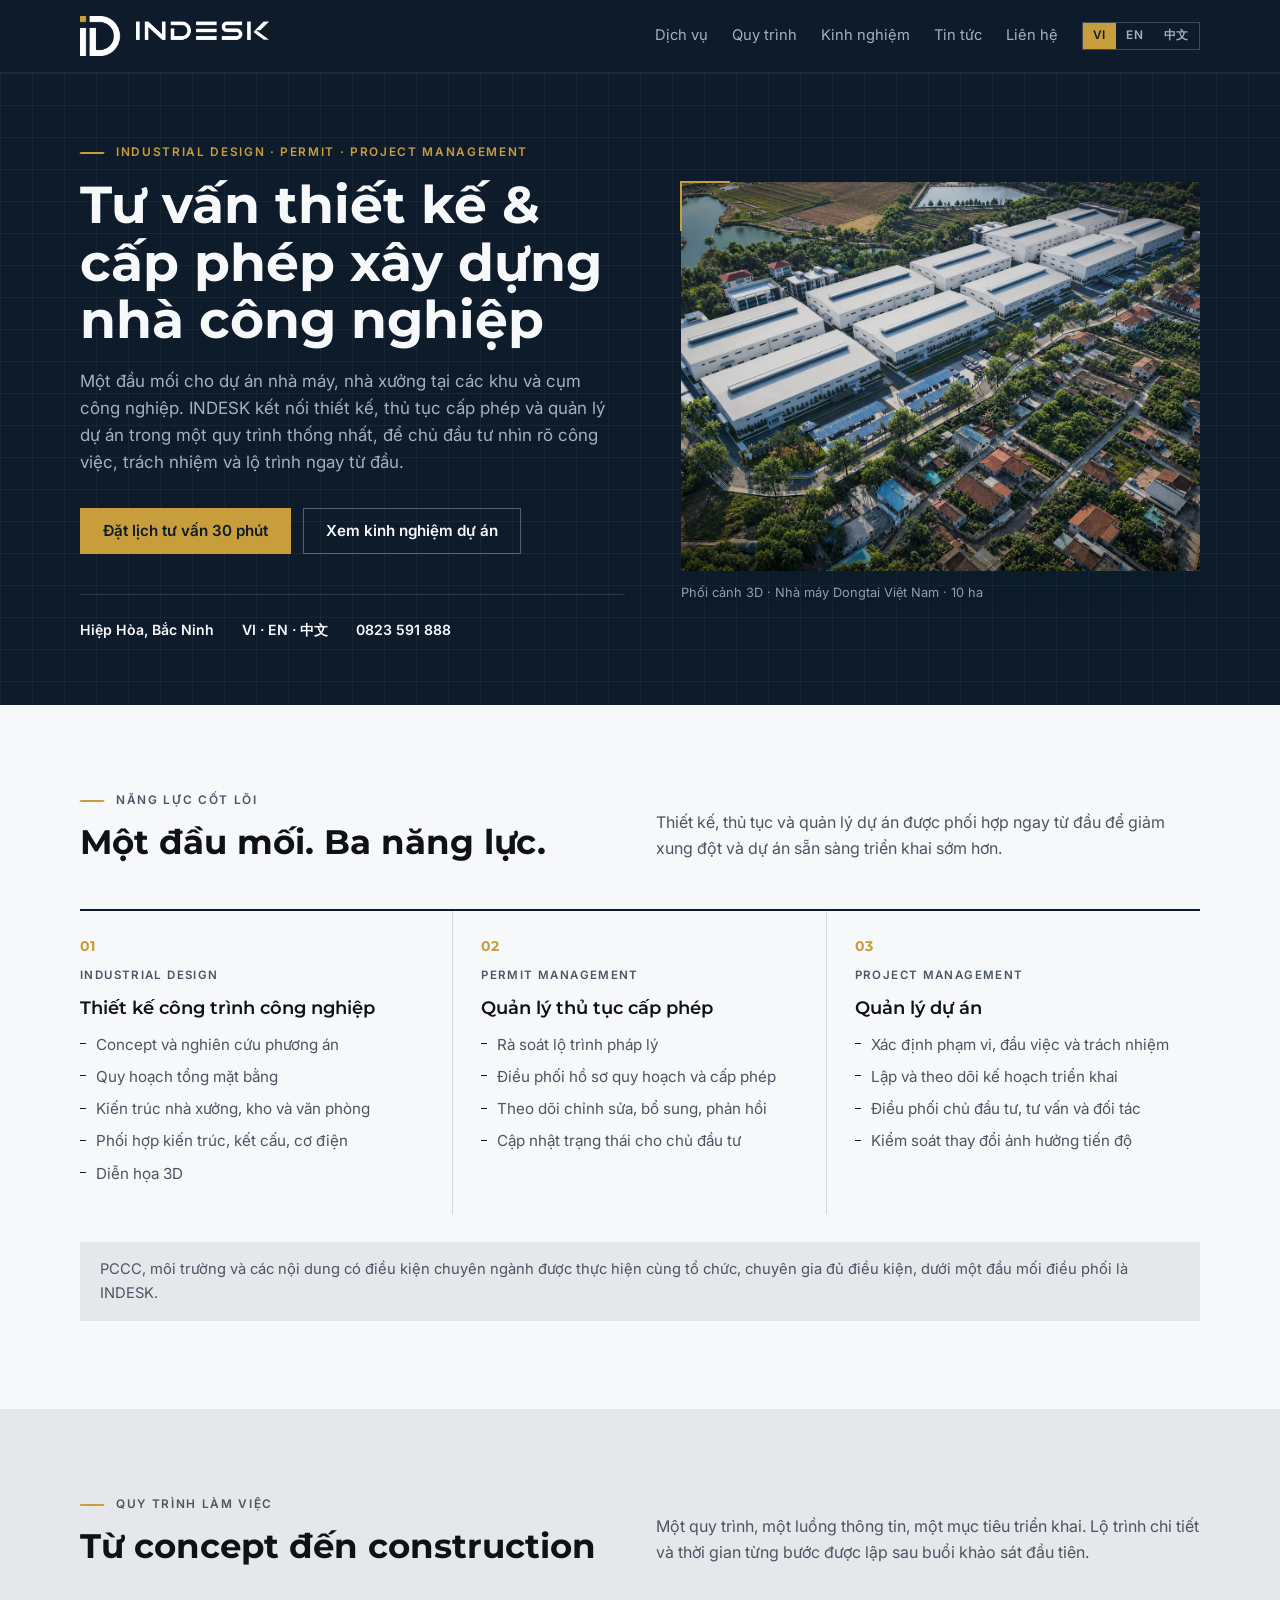
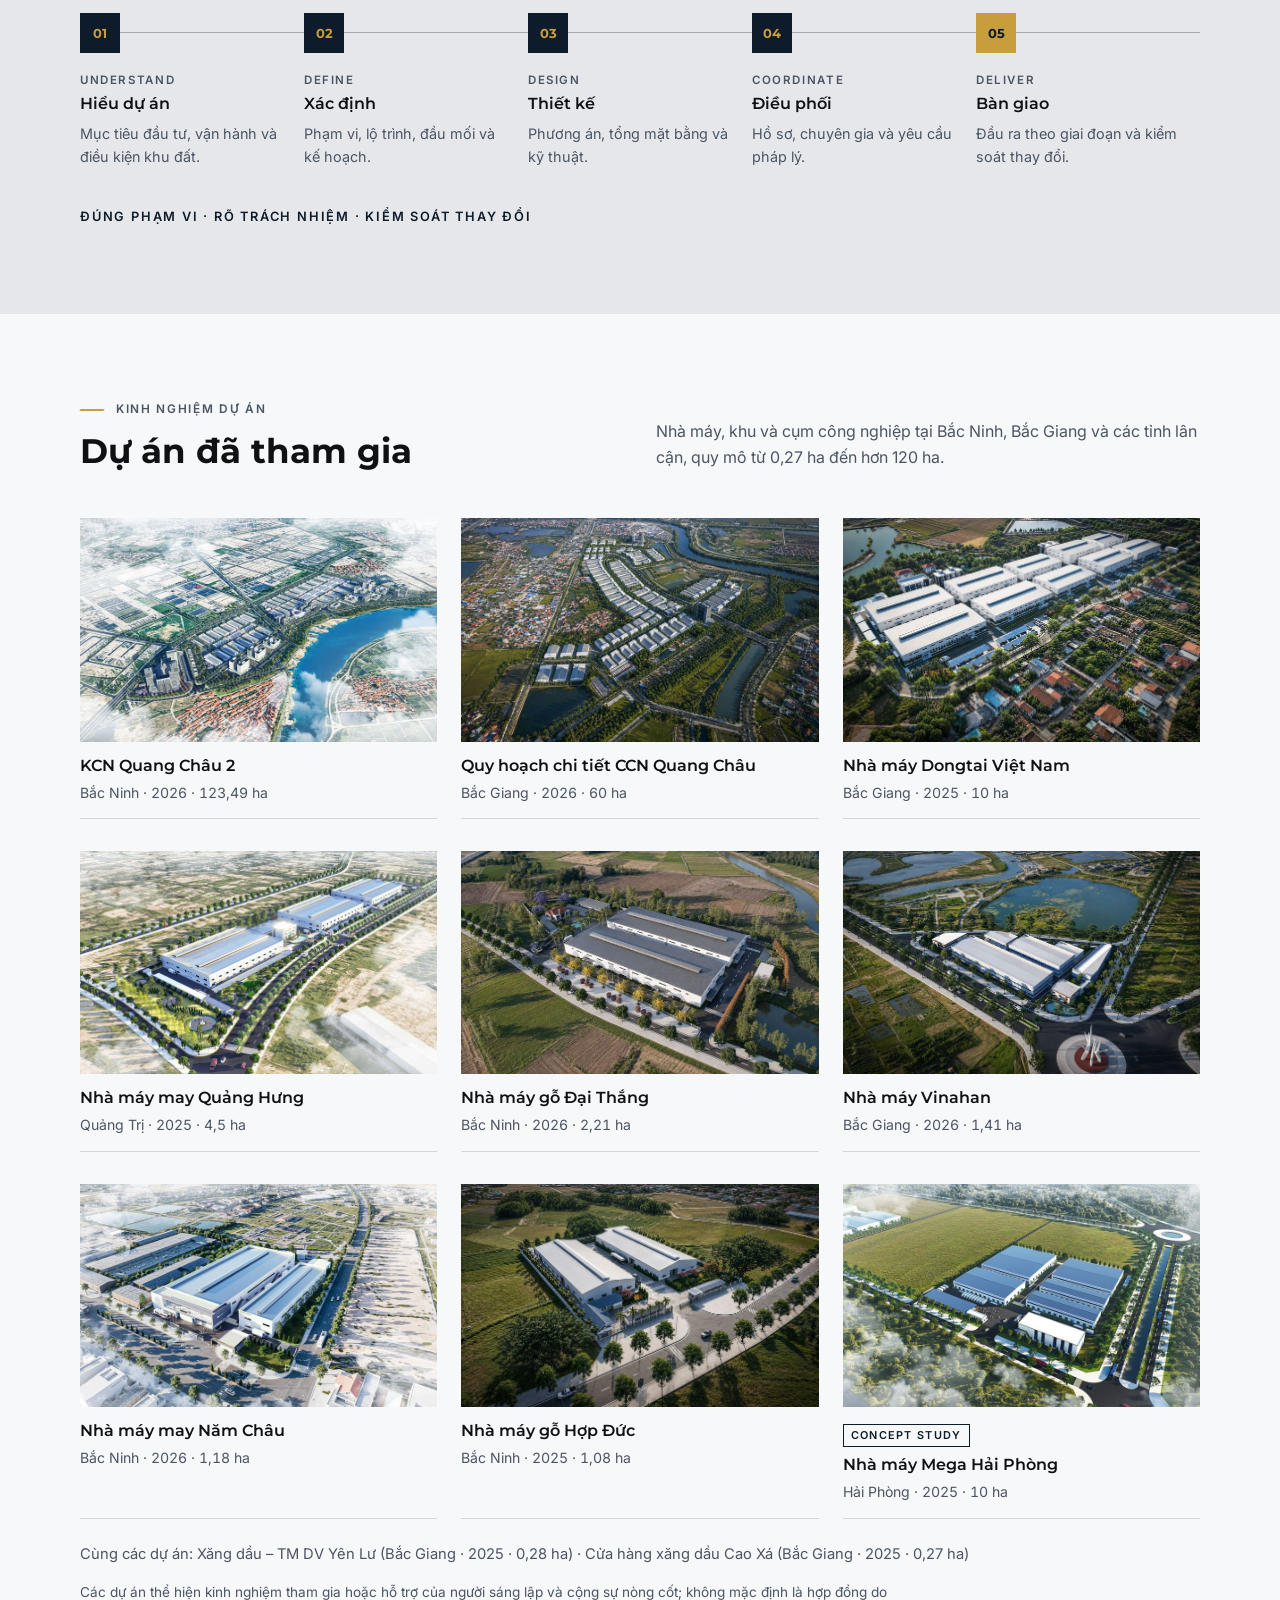
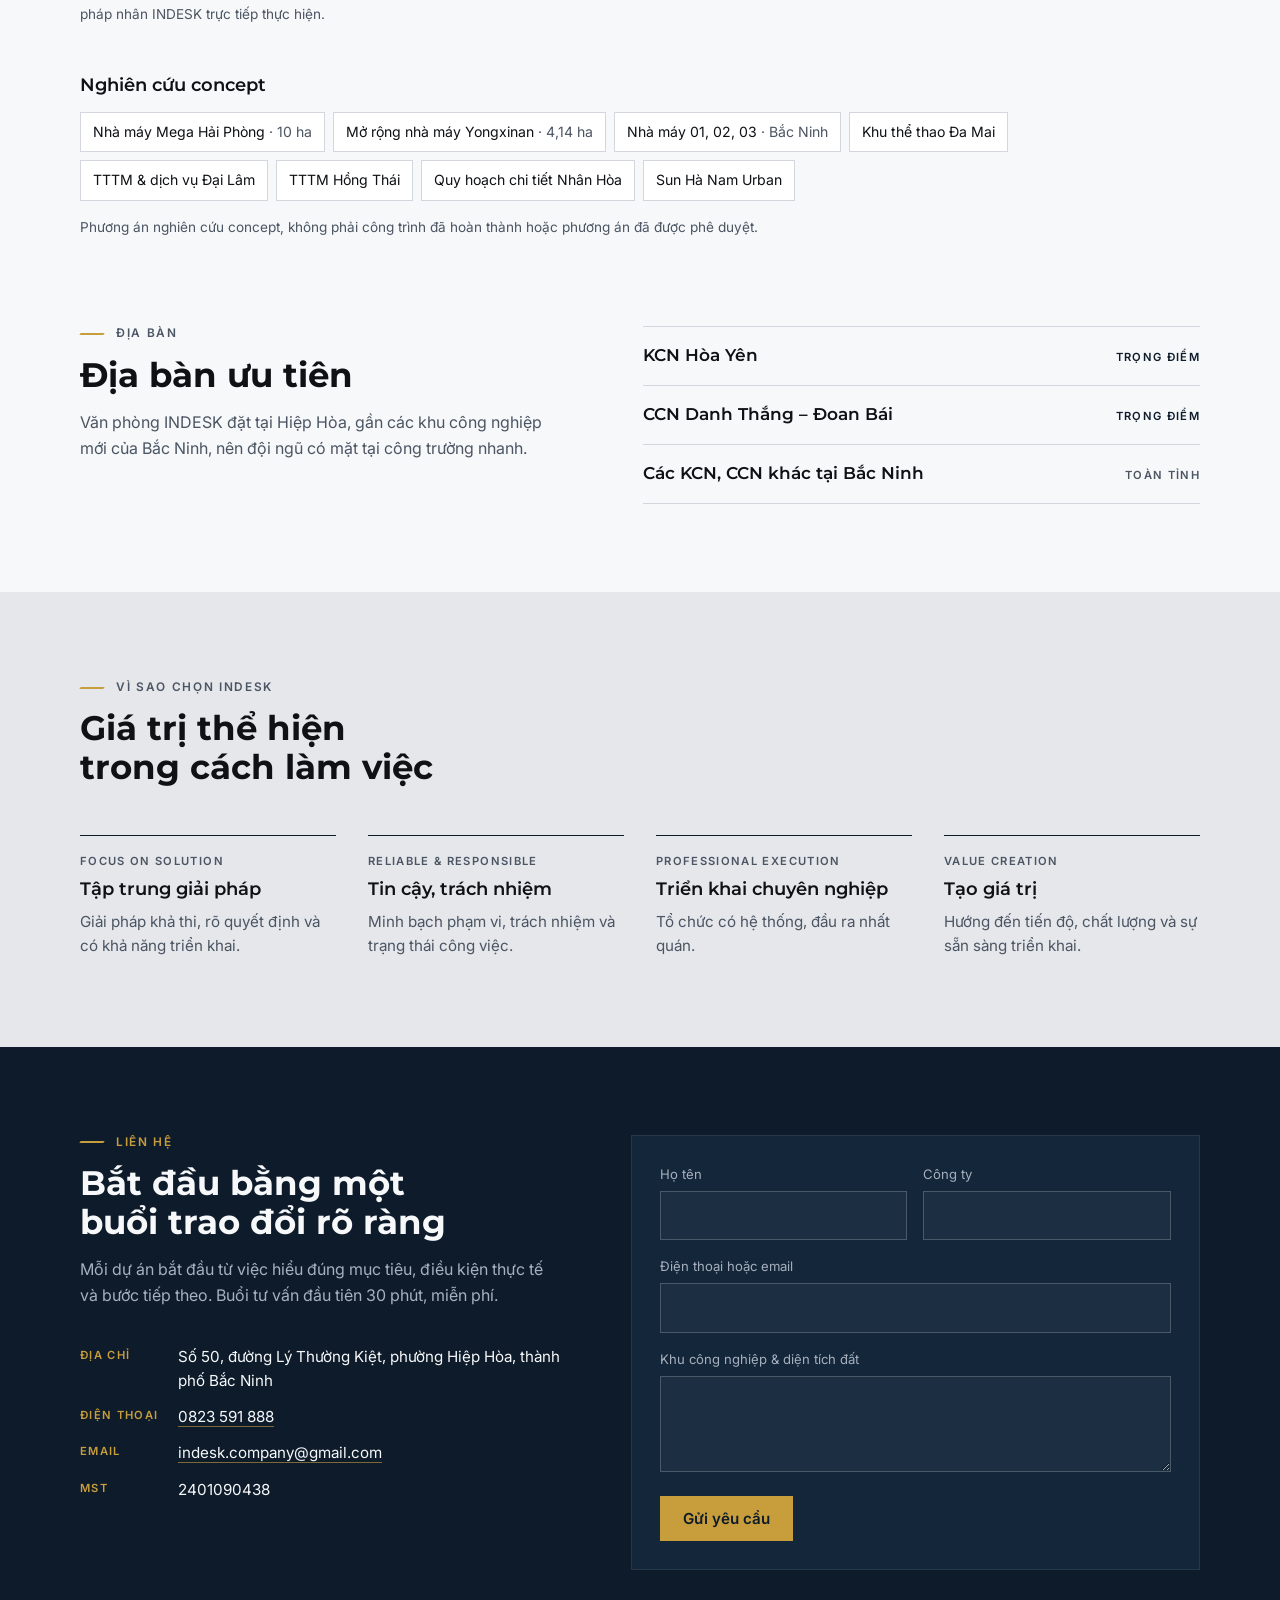
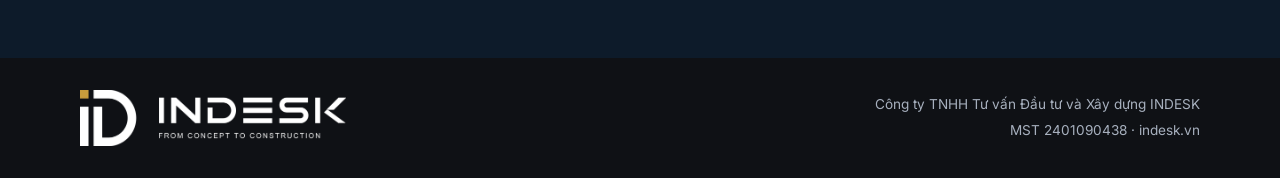
<file: index.html>
<!doctype html>
<html lang="vi">
<head>
<meta charset="utf-8">
<meta name="viewport" content="width=device-width, initial-scale=1, viewport-fit=cover">
<title>INDESK – Tư vấn thiết kế & cấp phép xây dựng nhà xưởng tại Bắc Ninh</title>
<meta property="og:title" content="INDESK – Tư vấn thiết kế & cấp phép xây dựng nhà công nghiệp">
<meta property="og:image" content="https://indesk.vn/dongtai.jpg">
<meta property="og:url" content="https://indesk.vn/">
<meta property="og:type" content="website">
<meta property="og:locale" content="vi_VN">
<meta property="og:description" content="Tư vấn thiết kế nhà xưởng, cấp phép xây dựng và quản lý dự án tại các khu, cụm công nghiệp Bắc Ninh.">
<link rel="canonical" href="https://indesk.vn/">
<script type="application/ld+json">
{"@context":"https://schema.org","@type":"ProfessionalService","name":"Công ty TNHH Tư vấn Đầu tư và Xây dựng INDESK","alternateName":"INDESK","url":"https://indesk.vn/","logo":"https://indesk.vn/logo-full.png","image":"https://indesk.vn/dongtai.jpg","description":"Tư vấn thiết kế nhà xưởng, cấp phép xây dựng và quản lý dự án cho nhà máy tại các khu, cụm công nghiệp Bắc Ninh.","telephone":"+84823591888","email":"indesk.company@gmail.com","taxID":"2401090438","address":{"@type":"PostalAddress","streetAddress":"Số 50 Lý Thường Kiệt","addressLocality":"Phường Hiệp Hòa","addressRegion":"Bắc Ninh","addressCountry":"VN"},"areaServed":{"@type":"AdministrativeArea","name":"Bắc Ninh"},"openingHours":"Mo-Su 00:00-23:59","sameAs":["https://www.facebook.com/indesk.bacninh"],"knowsLanguage":["vi","en","zh"]}
</script>
<meta name="description" content="INDESK tư vấn thiết kế nhà xưởng, cấp phép xây dựng và quản lý dự án cho nhà máy tại các khu, cụm công nghiệp Bắc Ninh. Văn phòng tại Hiệp Hòa. Tư vấn 30 phút miễn phí: 0823 591 888.">
<link rel="icon" type="image/png" href="favicon-64.png">
<link rel="apple-touch-icon" href="icon-180.png">
<link rel="preconnect" href="https://fonts.googleapis.com">
<link rel="preconnect" href="https://fonts.gstatic.com" crossorigin>
<link rel="stylesheet" href="https://fonts.googleapis.com/css2?family=Montserrat:wght@600;700&family=Inter:wght@400;500;600&display=swap">
<style>
/* Layout: INDESK Brand Guideline V1.0 — navy header + blueprint hero, off-white body, 8px rhythm, left-aligned 12-col feel, one gold accent per view. */
:root{
  --charcoal:#0F1115; --navy:#0D1B2A; --navy-2:#13263a; --gold:#C89D3C; --gray:#E5E7EB; --offwhite:#F7F8FA;
  --ink:#0F1115; --ink-2:#4B5563; --rule:#D3D6DC; --on-dark:#F7F8FA; --on-dark-2:#A7B0BE;
  --f-head:"Montserrat",system-ui,Arial,"PingFang SC","Microsoft YaHei",sans-serif;
  --f-body:"Inter",system-ui,Arial,"PingFang SC","Microsoft YaHei","Noto Sans SC",sans-serif;
  --wrap:1160px;
  color-scheme:light;
}
*{box-sizing:border-box}
html{scroll-behavior:smooth}
@media (prefers-reduced-motion:reduce){html{scroll-behavior:auto}}
body{margin:0;background:var(--offwhite);color:var(--ink);font:400 16px/1.6 var(--f-body);-webkit-font-smoothing:antialiased}
body::before{content:"";position:fixed;inset:0 0 auto;height:env(safe-area-inset-top,0px);z-index:10;background:var(--navy)}
.wrap{max-width:var(--wrap);margin:0 auto;padding-left:max(20px,env(safe-area-inset-left,0px));padding-right:max(20px,env(safe-area-inset-right,0px))}
a{color:inherit}
h1,h2,h3{font-family:var(--f-head);line-height:1.15;text-wrap:balance;margin:0}
h2{font-size:clamp(1.55rem,1.2rem + 1.4vw,2.1rem);font-weight:700}
h3{font-size:1.1rem;font-weight:600;line-height:1.25}
p{margin:0}
.label{font:600 .74rem/1.3 var(--f-body);letter-spacing:.14em;text-transform:uppercase;color:var(--ink-2)}
.label.gold{color:var(--gold)}
.marker{display:flex;align-items:center;gap:12px}
.marker::before{content:"";width:24px;height:2px;background:var(--gold);transform:skewX(-35deg)}
:focus-visible{outline:2px solid var(--gold);outline-offset:3px}

/* header */
header.top{position:sticky;top:env(safe-area-inset-top,0px);z-index:5;background:var(--navy);color:var(--on-dark);border-bottom:1px solid rgba(255,255,255,.08)}
.bar{display:flex;align-items:center;gap:24px;min-height:72px}
.logo{display:block;line-height:0;padding-block:16px}
.logo img{height:40px;width:auto}
nav.main{display:flex;gap:24px;margin-left:auto}
nav.main a{text-decoration:none;font-size:.92rem;color:var(--on-dark-2)}
nav.main a:hover{color:var(--on-dark)}
.lang{display:flex;border:1px solid rgba(255,255,255,.2)}
.lang button{all:unset;cursor:pointer;padding:7px 10px;font:600 .74rem/1 var(--f-body);color:var(--on-dark-2);letter-spacing:.06em}
.lang button[aria-pressed="true"]{background:var(--gold);color:var(--navy)}
.lang button:focus-visible{outline:2px solid var(--gold);outline-offset:2px}
@media (max-width:860px){nav.main{display:none}.lang{margin-left:auto}}
@media (max-width:420px){.logo img{height:32px}}

/* hero */
.hero{background:var(--navy);color:var(--on-dark);position:relative;overflow:hidden}
.hero::after{content:"";position:absolute;inset:0;background-image:linear-gradient(rgba(229,231,235,.05) 1px,transparent 1px),linear-gradient(90deg,rgba(229,231,235,.05) 1px,transparent 1px);background-size:32px 32px;pointer-events:none}
.hero .wrap{position:relative;z-index:1;display:grid;grid-template-columns:minmax(0,1.05fr) minmax(0,1fr);gap:56px;align-items:center;padding-block:72px 64px}
.hero h1{font-size:clamp(2rem,1.3rem + 2.6vw,3.25rem);font-weight:700;line-height:1.1;margin:16px 0 20px}
.hero .lead{color:var(--on-dark-2);font-size:1.06rem;max-width:34em}
.actions{display:flex;flex-wrap:wrap;gap:12px;margin-top:32px}
.btn{display:inline-flex;align-items:center;gap:8px;padding:14px 22px;font:600 .95rem/1 var(--f-body);text-decoration:none;border:1.5px solid var(--gold);cursor:pointer}
.btn.primary{background:var(--gold);color:var(--navy)}
.btn.primary:hover{filter:brightness(1.08)}
.btn.ghost{color:var(--on-dark);background:transparent;border-color:rgba(255,255,255,.3)}
.btn.ghost:hover{border-color:var(--gold)}
.facts{display:flex;flex-wrap:wrap;gap:8px 28px;margin-top:40px;padding-top:24px;border-top:1px solid rgba(255,255,255,.12);font-size:.88rem;color:var(--on-dark-2)}
.facts b{color:var(--on-dark);font-weight:600}
.hero-img{margin:0;position:relative;min-width:0}
.hero-img img{display:block;width:100%;height:auto;aspect-ratio:4/3;object-fit:cover;max-width:100%}
.hero-img::before{content:"";position:absolute;inset:0;background:var(--navy);opacity:.12;pointer-events:none}
.hero-img::after{content:"";position:absolute;left:-1px;top:-1px;width:48px;height:48px;border-left:2px solid var(--gold);border-top:2px solid var(--gold)}
.hero-img figcaption{margin-top:12px;font-size:.8rem;color:var(--on-dark-2)}
@media (max-width:900px){.hero .wrap{grid-template-columns:1fr;padding-block:48px 44px;gap:40px}}

/* sections */
section.band{padding-block:88px}
.head{display:grid;grid-template-columns:minmax(0,1fr) minmax(0,1fr);gap:32px;align-items:end;margin-bottom:48px}
.head .marker{margin-bottom:14px}
.head p{color:var(--ink-2);max-width:34em}
@media (max-width:760px){.head{grid-template-columns:1fr;gap:14px}section.band{padding-block:64px}}

.services{display:grid;grid-template-columns:repeat(3,minmax(0,1fr));border-top:2px solid var(--navy)}
.svc{padding:28px 28px 28px 0;border-right:1px solid var(--rule);display:flex;flex-direction:column;gap:14px;min-width:0}
.svc+.svc{padding-left:28px}
.svc:last-child{border-right:0}
.svc .no{font:700 .9rem/1 var(--f-head);color:var(--gold)}
.svc .en{font:600 .72rem/1.3 var(--f-body);letter-spacing:.12em;text-transform:uppercase;color:var(--ink-2)}
.svc ul{margin:0;padding:0;list-style:none;display:grid;gap:8px;font-size:.95rem;color:var(--ink-2)}
.svc li{padding-left:16px;position:relative}
.svc li::before{content:"";position:absolute;left:0;top:.7em;width:6px;height:1px;background:var(--navy)}
.partner{margin-top:28px;padding:16px 20px;background:var(--gray);font-size:.92rem;color:var(--ink-2)}
@media (max-width:900px){.services{grid-template-columns:1fr}.svc,.svc+.svc{padding:24px 0;border-right:0;border-bottom:1px solid var(--rule)}}

.process-band{background:var(--gray)}
ol.steps{list-style:none;margin:0;padding:0;display:grid;grid-template-columns:repeat(5,minmax(0,1fr));counter-reset:s;position:relative}
ol.steps::before{content:"";position:absolute;left:0;right:0;top:19px;height:1px;background:var(--navy);opacity:.3}
ol.steps li{counter-increment:s;padding-right:20px;position:relative;min-width:0}
ol.steps li::before{content:counter(s,decimal-leading-zero);display:grid;place-items:center;width:40px;height:40px;background:var(--navy);color:var(--gold);font:700 .82rem/1 var(--f-head);margin-bottom:20px;position:relative}
ol.steps li:last-child::before{background:var(--gold);color:var(--navy)}
ol.steps .en{font:600 .72rem/1.3 var(--f-body);letter-spacing:.14em;color:var(--ink-2);margin-bottom:6px}
ol.steps h3{font-size:1rem;margin-bottom:8px}
ol.steps p{font-size:.9rem;color:var(--ink-2)}
.motto{margin-top:40px;font:600 .8rem/1.4 var(--f-body);letter-spacing:.14em;text-transform:uppercase;color:var(--navy)}
@media (max-width:960px){ol.steps{grid-template-columns:1fr}ol.steps::before{left:19px;right:auto;top:0;bottom:0;width:1px;height:auto}ol.steps li{display:grid;grid-template-columns:40px minmax(0,1fr);column-gap:20px;padding:0 0 28px}ol.steps li::before{margin:0;grid-row:span 3}}

/* project gallery */
.gallery{display:grid;grid-template-columns:repeat(3,minmax(0,1fr));gap:32px 24px}
.card{margin:0;min-width:0;display:flex;flex-direction:column}
.card img{display:block;width:100%;height:auto;aspect-ratio:16/10;object-fit:cover;max-width:100%;background:var(--gray)}
.card .meta{padding-top:14px;border-bottom:1px solid var(--rule);padding-bottom:14px;flex:1}
.card h3{font-size:1rem}
.card p{margin-top:6px;font-size:.88rem;color:var(--ink-2);font-variant-numeric:tabular-nums}
.badge{display:inline-block;margin-bottom:8px;font:600 .68rem/1 var(--f-body);letter-spacing:.12em;text-transform:uppercase;color:var(--navy);border:1px solid var(--navy);padding:5px 7px}
.also{margin-top:24px;font-size:.92rem;color:var(--ink-2)}
@media (max-width:900px){.gallery{grid-template-columns:repeat(2,minmax(0,1fr))}}
@media (max-width:560px){.gallery{grid-template-columns:1fr}}
.note{margin-top:16px;font-size:.85rem;color:var(--ink-2);max-width:60em}
.concepts{margin-top:48px}
.concepts h3{margin-bottom:16px}
.chips{display:flex;flex-wrap:wrap;gap:8px;list-style:none;margin:0;padding:0}
.chips li{border:1px solid var(--rule);background:#fff;padding:8px 12px;font-size:.88rem}
.chips li span{color:var(--ink-2)}

.area{display:grid;grid-template-columns:minmax(0,1fr) minmax(0,1.1fr);gap:56px;align-items:start}
.area p.lead{color:var(--ink-2);margin-top:16px;max-width:30em}
.zones{list-style:none;margin:0;padding:0;border-top:1px solid var(--rule)}
.zones li{display:flex;justify-content:space-between;align-items:baseline;gap:16px;padding:18px 0;border-bottom:1px solid var(--rule)}
.zones .name{font:600 1.05rem/1.3 var(--f-head)}
.zones .tag{font:600 .7rem/1.2 var(--f-body);letter-spacing:.12em;text-transform:uppercase;color:var(--ink-2);white-space:nowrap}
.zones li.focus .tag{color:var(--navy)}
@media (max-width:820px){.area{grid-template-columns:1fr;gap:32px}}

.why{display:grid;grid-template-columns:repeat(4,minmax(0,1fr));gap:32px}
.why div{min-width:0;display:flex;flex-direction:column;gap:10px;padding-top:18px;border-top:1px solid var(--navy)}
.why .en{font:600 .7rem/1.3 var(--f-body);letter-spacing:.12em;text-transform:uppercase;color:var(--ink-2)}
.why p{color:var(--ink-2);font-size:.95rem}
@media (max-width:900px){.why{grid-template-columns:repeat(2,minmax(0,1fr))}}
@media (max-width:480px){.why{grid-template-columns:1fr}}

.contact{background:var(--navy);color:var(--on-dark)}
.contact .grid{display:grid;grid-template-columns:minmax(0,1fr) minmax(0,1.15fr);gap:56px}
.contact h2{margin:14px 0 16px}
.contact .lead{color:var(--on-dark-2);max-width:30em}
dl.info{margin:36px 0 0;display:grid;grid-template-columns:auto minmax(0,1fr);gap:12px 20px;font-size:.95rem}
dl.info dt{font:600 .7rem/1.9 var(--f-body);letter-spacing:.12em;text-transform:uppercase;color:var(--gold)}
dl.info dd{margin:0;color:var(--on-dark);overflow-wrap:anywhere}
dl.info dd a{text-decoration:none;border-bottom:1px solid rgba(200,157,60,.6)}
dl.info dd a:hover{color:var(--gold)}
form{display:grid;grid-template-columns:repeat(2,minmax(0,1fr));gap:16px;background:var(--navy-2);padding:28px;border:1px solid rgba(255,255,255,.08)}
form .full{grid-column:1/-1}
label{display:block;font-size:.82rem;color:var(--on-dark-2);margin-bottom:6px}
input,textarea{width:100%;font:inherit;color:var(--on-dark);background:rgba(255,255,255,.04);border:1px solid rgba(255,255,255,.2);padding:11px 12px;border-radius:0}
input:focus,textarea:focus{outline:none;border-color:var(--gold)}
textarea{min-height:96px;resize:vertical}
form .btn{justify-self:start}
.form-note{font-size:.85rem;color:var(--on-dark-2)}
@media (max-width:820px){.contact .grid{grid-template-columns:1fr;gap:40px}form{grid-template-columns:1fr;padding:22px}}

footer{background:var(--charcoal);color:var(--on-dark-2);font-size:.85rem}
footer .wrap{display:flex;flex-wrap:wrap;align-items:center;justify-content:space-between;gap:20px;padding-block:32px}
footer img{height:56px;width:auto}
footer .legal{display:grid;gap:4px;text-align:right}
@media (max-width:640px){footer .legal{text-align:left}}
</style>
<style>[hidden]{display:none!important} img{max-width:100%}</style>
</head>
<body>
<header class="top">
  <div class="wrap bar">
    <a class="logo" href="#top"><img src="logo-header.png" alt="INDESK" width="600" height="127"></a>
    <nav class="main" aria-label="Menu">
      <a href="#dich-vu" data-i18n="nav.services">Dịch vụ</a>
      <a href="#quy-trinh" data-i18n="nav.process">Quy trình</a>
      <a href="#kinh-nghiem" data-i18n="nav.projects">Kinh nghiệm</a>
      <a href="/tin/" data-i18n="nav.news">Tin tức</a>
      <a href="#lien-he" data-i18n="nav.contact">Liên hệ</a>
    </nav>
    <div class="lang" role="group" aria-label="Language">
      <button type="button" id="lang-vi" data-lang="vi" aria-pressed="true">VI</button>
      <button type="button" id="lang-en" data-lang="en" aria-pressed="false">EN</button>
      <button type="button" id="lang-zh" data-lang="zh" aria-pressed="false">中文</button>
    </div>
  </div>
</header>

<main id="top">
<section class="hero">
  <div class="wrap">
    <div>
      <div class="label gold marker">Industrial Design · Permit · Project Management</div>
      <h1 data-i18n="hero.title">Tư vấn thiết kế &amp; cấp phép xây dựng nhà công nghiệp</h1>
      <p class="lead" data-i18n="hero.lead">Một đầu mối cho dự án nhà máy, nhà xưởng tại các khu và cụm công nghiệp. INDESK kết nối thiết kế, thủ tục cấp phép và quản lý dự án trong một quy trình thống nhất, để chủ đầu tư nhìn rõ công việc, trách nhiệm và lộ trình ngay từ đầu.</p>
      <div class="actions">
        <a class="btn primary" href="#lien-he" data-i18n="hero.cta">Đặt lịch tư vấn 30 phút</a>
        <a class="btn ghost" href="#kinh-nghiem" data-i18n="hero.cta2">Xem kinh nghiệm dự án</a>
      </div>
      <div class="facts">
        <span><b>Hiệp Hòa, Bắc Ninh</b></span>
        <span><b>VI · EN · 中文</b></span>
        <span><b>0823 591 888</b></span>
      </div>
    </div>
    <figure class="hero-img">
      <img src="dongtai.jpg" alt="Phối cảnh Nhà máy Dongtai Việt Nam, 10 ha" width="1600" height="902">
      <figcaption><span data-i18n="hero.cap">Phối cảnh 3D</span> · Nhà máy Dongtai Việt Nam · 10 ha</figcaption>
    </figure>
  </div>
</section>

<section class="band" id="dich-vu">
  <div class="wrap">
    <div class="head">
      <div><div class="label marker" data-i18n="services.eyebrow">Năng lực cốt lõi</div><h2 data-i18n="services.title">Một đầu mối. Ba năng lực.</h2></div>
      <p data-i18n="services.lead">Thiết kế, thủ tục và quản lý dự án được phối hợp ngay từ đầu để giảm xung đột và dự án sẵn sàng triển khai sớm hơn.</p>
    </div>
    <div class="services">
      <div class="svc"><span class="no">01</span><span class="en">Industrial Design</span><h3 data-i18n="s1.t">Thiết kế công trình công nghiệp</h3>
        <ul><li data-i18n="s1.a">Concept và nghiên cứu phương án</li><li data-i18n="s1.b">Quy hoạch tổng mặt bằng</li><li data-i18n="s1.c">Kiến trúc nhà xưởng, kho và văn phòng</li><li data-i18n="s1.d">Phối hợp kiến trúc, kết cấu, cơ điện</li><li data-i18n="s1.e">Diễn họa 3D</li></ul></div>
      <div class="svc"><span class="no">02</span><span class="en">Permit Management</span><h3 data-i18n="s2.t">Quản lý thủ tục cấp phép</h3>
        <ul><li data-i18n="s2.a">Rà soát lộ trình pháp lý</li><li data-i18n="s2.b">Điều phối hồ sơ quy hoạch và cấp phép</li><li data-i18n="s2.c">Theo dõi chỉnh sửa, bổ sung, phản hồi</li><li data-i18n="s2.d">Cập nhật trạng thái cho chủ đầu tư</li></ul></div>
      <div class="svc"><span class="no">03</span><span class="en">Project Management</span><h3 data-i18n="s3.t">Quản lý dự án</h3>
        <ul><li data-i18n="s3.a">Xác định phạm vi, đầu việc và trách nhiệm</li><li data-i18n="s3.b">Lập và theo dõi kế hoạch triển khai</li><li data-i18n="s3.c">Điều phối chủ đầu tư, tư vấn và đối tác</li><li data-i18n="s3.d">Kiểm soát thay đổi ảnh hưởng tiến độ</li></ul></div>
    </div>
    <p class="partner" data-i18n="services.partner">PCCC, môi trường và các nội dung có điều kiện chuyên ngành được thực hiện cùng tổ chức, chuyên gia đủ điều kiện, dưới một đầu mối điều phối là INDESK.</p>
  </div>
</section>

<section class="band process-band" id="quy-trinh">
  <div class="wrap">
    <div class="head">
      <div><div class="label marker" data-i18n="process.eyebrow">Quy trình làm việc</div><h2 data-i18n="process.title">Từ concept đến construction</h2></div>
      <p data-i18n="process.lead">Một quy trình, một luồng thông tin, một mục tiêu triển khai. Lộ trình chi tiết và thời gian từng bước được lập sau buổi khảo sát đầu tiên.</p>
    </div>
    <ol class="steps">
      <li><div class="en">UNDERSTAND</div><h3 data-i18n="p1.t">Hiểu dự án</h3><p data-i18n="p1.d">Mục tiêu đầu tư, vận hành và điều kiện khu đất.</p></li>
      <li><div class="en">DEFINE</div><h3 data-i18n="p2.t">Xác định</h3><p data-i18n="p2.d">Phạm vi, lộ trình, đầu mối và kế hoạch.</p></li>
      <li><div class="en">DESIGN</div><h3 data-i18n="p3.t">Thiết kế</h3><p data-i18n="p3.d">Phương án, tổng mặt bằng và kỹ thuật.</p></li>
      <li><div class="en">COORDINATE</div><h3 data-i18n="p4.t">Điều phối</h3><p data-i18n="p4.d">Hồ sơ, chuyên gia và yêu cầu pháp lý.</p></li>
      <li><div class="en">DELIVER</div><h3 data-i18n="p5.t">Bàn giao</h3><p data-i18n="p5.d">Đầu ra theo giai đoạn và kiểm soát thay đổi.</p></li>
    </ol>
    <p class="motto" data-i18n="process.motto">Đúng phạm vi · Rõ trách nhiệm · Kiểm soát thay đổi</p>
  </div>
</section>

<section class="band" id="kinh-nghiem">
  <div class="wrap">
    <div class="head">
      <div><div class="label marker" data-i18n="exp.eyebrow">Kinh nghiệm dự án</div><h2 data-i18n="exp.title">Dự án đã tham gia</h2></div>
      <p data-i18n="exp.lead">Nhà máy, khu và cụm công nghiệp tại Bắc Ninh, Bắc Giang và các tỉnh lân cận, quy mô từ 0,27 ha đến hơn 120 ha.</p>
    </div>
    <div class="gallery">
      <article class="card"><img src="kcn-quangchau-sm.jpg" alt="Phối cảnh KCN Quang Châu 2" loading="lazy" width="800" height="532"><div class="meta"><h3>KCN Quang Châu 2</h3><p>Bắc Ninh · 2026 · 123,49 ha</p></div></article>
      <article class="card"><img src="ccn-quangchau-sm.jpg" alt="Phối cảnh CCN Quang Châu" loading="lazy" width="800" height="600"><div class="meta"><h3>Quy hoạch chi tiết CCN Quang Châu</h3><p>Bắc Giang · 2026 · 60 ha</p></div></article>
      <article class="card"><img src="dongtai-sm.jpg" alt="Phối cảnh Nhà máy Dongtai Việt Nam" loading="lazy" width="800" height="451"><div class="meta"><h3>Nhà máy Dongtai Việt Nam</h3><p>Bắc Giang · 2025 · 10 ha</p></div></article>
      <article class="card"><img src="quanghung-sm.jpg" alt="Phối cảnh Nhà máy may Quảng Hưng" loading="lazy" width="800" height="450"><div class="meta"><h3>Nhà máy may Quảng Hưng</h3><p>Quảng Trị · 2025 · 4,5 ha</p></div></article>
      <article class="card"><img src="daithang-sm.jpg" alt="Phối cảnh Nhà máy gỗ Đại Thắng" loading="lazy" width="800" height="543"><div class="meta"><h3>Nhà máy gỗ Đại Thắng</h3><p>Bắc Ninh · 2026 · 2,21 ha</p></div></article>
      <article class="card"><img src="vinahan-sm.jpg" alt="Phối cảnh Nhà máy Vinahan" loading="lazy" width="800" height="451"><div class="meta"><h3>Nhà máy Vinahan</h3><p>Bắc Giang · 2026 · 1,41 ha</p></div></article>
      <article class="card"><img src="namchau-sm.jpg" alt="Phối cảnh Nhà máy may Năm Châu" loading="lazy" width="800" height="534"><div class="meta"><h3>Nhà máy may Năm Châu</h3><p>Bắc Ninh · 2026 · 1,18 ha</p></div></article>
      <article class="card"><img src="hopduc-sm.jpg" alt="Phối cảnh Nhà máy gỗ Hợp Đức" loading="lazy" width="800" height="451"><div class="meta"><h3>Nhà máy gỗ Hợp Đức</h3><p>Bắc Ninh · 2025 · 1,08 ha</p></div></article>
      <article class="card concept"><img src="mega-sm.jpg" alt="Phối cảnh concept Nhà máy Mega Hải Phòng" loading="lazy" width="800" height="532"><div class="meta"><span class="badge">Concept study</span><h3>Nhà máy Mega Hải Phòng</h3><p>Hải Phòng · 2025 · 10 ha</p></div></article>
    </div>
    <p class="also"><span data-i18n="exp.also">Cùng các dự án:</span> Xăng dầu – TM DV Yên Lư (Bắc Giang · 2025 · 0,28 ha) · Cửa hàng xăng dầu Cao Xá (Bắc Giang · 2025 · 0,27 ha)</p>
    <p class="note" data-i18n="exp.note">Các dự án thể hiện kinh nghiệm tham gia hoặc hỗ trợ của người sáng lập và cộng sự nòng cốt; không mặc định là hợp đồng do pháp nhân INDESK trực tiếp thực hiện.</p>
    <div class="concepts">
      <h3 data-i18n="exp.concept">Nghiên cứu concept</h3>
      <ul class="chips">
        <li>Nhà máy Mega Hải Phòng <span>· 10 ha</span></li>
        <li>Mở rộng nhà máy Yongxinan <span>· 4,14 ha</span></li>
        <li>Nhà máy 01, 02, 03 <span>· Bắc Ninh</span></li>
        <li>Khu thể thao Đa Mai</li>
        <li>TTTM &amp; dịch vụ Đại Lâm</li>
        <li>TTTM Hồng Thái</li>
        <li>Quy hoạch chi tiết Nhân Hòa</li>
        <li>Sun Hà Nam Urban</li>
      </ul>
      <p class="note" data-i18n="exp.cnote">Phương án nghiên cứu concept, không phải công trình đã hoàn thành hoặc phương án đã được phê duyệt.</p>
    </div>
  </div>
</section>

<section class="band" id="dia-ban" style="padding-top:0">
  <div class="wrap area">
    <div>
      <div class="label marker" data-i18n="area.eyebrow">Địa bàn</div>
      <h2 data-i18n="area.title" style="margin-top:14px">Địa bàn ưu tiên</h2>
      <p class="lead" data-i18n="area.lead">Văn phòng INDESK đặt tại Hiệp Hòa, gần các khu công nghiệp mới của Bắc Ninh, nên đội ngũ có mặt tại công trường nhanh.</p>
    </div>
    <ul class="zones">
      <li class="focus"><span class="name" data-i18n="z1">KCN Hòa Yên</span><span class="tag" data-i18n="z.tag1">Trọng điểm</span></li>
      <li class="focus"><span class="name" data-i18n="z2">CCN Danh Thắng – Đoan Bái</span><span class="tag" data-i18n="z.tag1">Trọng điểm</span></li>
      <li><span class="name" data-i18n="z3">Các KCN, CCN khác tại Bắc Ninh</span><span class="tag" data-i18n="z.tag2">Toàn tỉnh</span></li>
    </ul>
  </div>
</section>

<section class="band process-band">
  <div class="wrap">
    <div class="head">
      <div><div class="label marker" data-i18n="why.eyebrow">Vì sao chọn INDESK</div><h2 data-i18n="why.title">Giá trị thể hiện trong cách làm việc</h2></div>
    </div>
    <div class="why">
      <div><span class="en">Focus on Solution</span><h3 data-i18n="w1.t">Tập trung giải pháp</h3><p data-i18n="w1.d">Giải pháp khả thi, rõ quyết định và có khả năng triển khai.</p></div>
      <div><span class="en">Reliable &amp; Responsible</span><h3 data-i18n="w2.t">Tin cậy, trách nhiệm</h3><p data-i18n="w2.d">Minh bạch phạm vi, trách nhiệm và trạng thái công việc.</p></div>
      <div><span class="en">Professional Execution</span><h3 data-i18n="w3.t">Triển khai chuyên nghiệp</h3><p data-i18n="w3.d">Tổ chức có hệ thống, đầu ra nhất quán.</p></div>
      <div><span class="en">Value Creation</span><h3 data-i18n="w4.t">Tạo giá trị</h3><p data-i18n="w4.d">Hướng đến tiến độ, chất lượng và sự sẵn sàng triển khai.</p></div>
    </div>
  </div>
</section>

<section class="band contact" id="lien-he">
  <div class="wrap grid">
    <div>
      <div class="label gold marker" data-i18n="contact.eyebrow">Liên hệ</div>
      <h2 data-i18n="contact.title">Bắt đầu bằng một buổi trao đổi rõ ràng</h2>
      <p class="lead" data-i18n="contact.lead">Mỗi dự án bắt đầu từ việc hiểu đúng mục tiêu, điều kiện thực tế và bước tiếp theo. Buổi tư vấn đầu tiên 30 phút, miễn phí.</p>
      <dl class="info">
        <dt data-i18n="i.addr">Địa chỉ</dt><dd>Số 50, đường Lý Thường Kiệt, phường Hiệp Hòa, thành phố Bắc Ninh</dd>
        <dt data-i18n="i.phone">Điện thoại</dt><dd><a href="tel:+84823591888">0823 591 888</a></dd>
        <dt>Email</dt><dd><a href="mailto:indesk.company@gmail.com">indesk.company@gmail.com</a></dd>
        <dt data-i18n="i.tax">MST</dt><dd>2401090438</dd>
      </dl>
    </div>
    <form id="lead-form" novalidate>
      <div><label for="f-name" data-i18n="f.name">Họ tên</label><input id="f-name" name="name" autocomplete="name"></div>
      <div><label for="f-company" data-i18n="f.company">Công ty</label><input id="f-company" name="company" autocomplete="organization"></div>
      <div class="full"><label for="f-contact" data-i18n="f.contact">Điện thoại hoặc email</label><input id="f-contact" name="contact"></div>
      <div class="full"><label for="f-project" data-i18n="f.project">Khu công nghiệp &amp; diện tích đất</label><textarea id="f-project" name="project"></textarea></div>
      <button class="btn primary" type="submit" data-i18n="f.submit">Gửi yêu cầu</button>
      <p class="form-note full" id="f-ok" hidden data-i18n="f.ok">Đã gửi. INDESK sẽ liên hệ lại với bạn để hẹn lịch.</p>
      <p class="form-note full" id="f-err" hidden data-i18n="f.err">Chưa gửi được. Bạn gọi 0823 591 888 hoặc email indesk.company@gmail.com giúp INDESK.</p>
      <p class="form-note full" id="f-need" hidden data-i18n="f.need">Bạn điền giúp họ tên và số điện thoại hoặc email.</p>
    </form>
  </div>
</section>
</main>

<footer>
  <div class="wrap">
    <img src="logo-full.png" alt="INDESK – From Concept to Construction" width="1200" height="253">
    <div class="legal">
      <span data-i18n="footer.name">Công ty TNHH Tư vấn Đầu tư và Xây dựng INDESK</span>
      <span>MST 2401090438 · indesk.vn</span>
    </div>
  </div>
</footer>

<script>
const T = {
  en: {
    "nav.services":"Services","nav.process":"Process","nav.projects":"Experience","nav.contact":"Contact","nav.news":"News",
    "hero.title":"Industrial building design & construction permitting",
    "hero.lead":"One point of contact for factory and warehouse projects in industrial parks and clusters. INDESK connects design, permitting and project management in one coordinated process, so investors see the work, the responsibilities and the route from day one.",
    "hero.cta":"Book a 30-minute consultation","hero.cta2":"See project experience",
    "services.eyebrow":"Core services","services.title":"One point of contact. Three capabilities.",
    "services.lead":"Design, approvals and project management are coordinated from the start, reducing conflicts and getting projects ready to build sooner.",
    "s1.t":"Industrial building design","s1.a":"Concept and option studies","s1.b":"Site master planning","s1.c":"Architecture for factories, warehouses and offices","s1.d":"Architecture, structure and MEP coordination","s1.e":"3D visualisation",
    "s2.t":"Permit management","s2.a":"Legal route review","s2.b":"Coordinating planning and permit files","s2.c":"Tracking revisions, requests and responses","s2.d":"Status updates for the investor",
    "s3.t":"Project management","s3.a":"Defining scope, tasks and responsibilities","s3.b":"Planning and tracking delivery","s3.c":"Coordinating investor, consultants and partners","s3.d":"Controlling changes that affect the schedule",
    "services.partner":"Fire safety, environmental and other licensed specialist work is carried out with qualified firms and experts, coordinated by INDESK as your single point of contact.",
    "process.eyebrow":"How we work","process.title":"From concept to construction",
    "process.lead":"One process, one flow of information, one delivery goal. A detailed route with timing for each step is prepared after the first site survey.",
    "p1.t":"Understand","p1.d":"Investment goals, operations and site conditions.",
    "p2.t":"Define","p2.d":"Scope, route, contacts and plan.",
    "p3.t":"Design","p3.d":"Options, master plan and engineering.",
    "p4.t":"Coordinate","p4.d":"Documents, specialists and legal requirements.",
    "p5.t":"Deliver","p5.d":"Staged outputs and change control.",
    "process.motto":"Right scope · Clear responsibility · Controlled change",
    "exp.eyebrow":"Project experience","exp.title":"Projects we have worked on",
    "exp.lead":"Factories, industrial parks and clusters in Bac Ninh, Bac Giang and nearby provinces, from 0.27 ha to over 120 ha.",
    "t.name":"Project","t.place":"Location","t.year":"Completed","t.area":"Site area",
    "exp.note":"Projects reflect work the founder and core collaborators took part in or supported; they are not necessarily contracts signed by the INDESK legal entity.",
    "exp.concept":"Concept studies","exp.cnote":"Concept study options, not completed or approved projects.",
    "area.eyebrow":"Coverage","area.title":"Where we work",
    "area.lead":"INDESK's office is in Hiep Hoa, close to Bac Ninh's new industrial parks, so our team reaches your site quickly.",
    "z1":"Hoa Yen Industrial Park","z2":"Danh Thang – Doan Bai Industrial Cluster","z3":"Other industrial parks and clusters in Bac Ninh","z.tag1":"Focus","z.tag2":"Province-wide",
    "why.eyebrow":"Why INDESK","why.title":"Values you see in how we work",
    "w1.t":"Solution first","w1.d":"Feasible solutions, clear decisions, ready to build.",
    "w2.t":"Reliable and responsible","w2.d":"Transparent scope, responsibilities and status.",
    "w3.t":"Professional execution","w3.d":"Systematic organisation and consistent outputs.",
    "w4.t":"Value creation","w4.d":"Focused on schedule, quality and readiness to build.",
    "contact.eyebrow":"Contact","contact.title":"Start with a clear project conversation",
    "contact.lead":"Every project starts with understanding the goals, the real conditions and the next step. The first 30-minute consultation is free.",
    "i.addr":"Address","i.phone":"Phone","i.tax":"Tax code",
    "f.name":"Name","f.company":"Company","f.contact":"Phone or email","f.project":"Industrial park & land area","f.submit":"Send request",
    "f.ok":"Sent. INDESK will contact you to arrange a time.",
    "f.err":"Couldn't send. Please call 0823 591 888 or email indesk.company@gmail.com.",
    "f.need":"Please enter your name and a phone number or email.",
    "hero.cap":"3D rendering","exp.also":"Also:",
    "footer.name":"INDESK Investment Consulting and Construction Co., Ltd."
  },
  zh: {
    "nav.services":"服务","nav.process":"流程","nav.projects":"项目经验","nav.contact":"联系我们","nav.news":"新闻",
    "hero.title":"工业厂房设计与建设许可咨询",
    "hero.lead":"为工业园区及工业集群内的工厂、厂房项目提供一站式对接。INDESK将设计、许可手续和项目管理整合为统一流程，让投资者从一开始就清楚工作内容、责任分工和推进路线。",
    "hero.cta":"预约30分钟咨询","hero.cta2":"查看项目经验",
    "services.eyebrow":"核心服务","services.title":"一个对接窗口，三大能力",
    "services.lead":"设计、审批和项目管理从一开始就协同推进，减少冲突，让项目更早具备开工条件。",
    "s1.t":"工业建筑设计","s1.a":"概念及方案研究","s1.b":"总平面规划","s1.c":"厂房、仓库及办公楼建筑设计","s1.d":"建筑、结构及机电协调","s1.e":"3D效果图",
    "s2.t":"许可手续管理","s2.a":"审查法定审批路线","s2.b":"协调规划及许可资料","s2.c":"跟踪修改、补充及反馈","s2.d":"向投资者更新进展",
    "s3.t":"项目管理","s3.a":"明确范围、工作内容及责任","s3.b":"制定并跟踪实施计划","s3.c":"协调投资者、顾问及合作方","s3.d":"控制影响进度的变更",
    "services.partner":"消防、环保及其他需专业资质的工作，由具备资质的单位和专家完成，并由INDESK统一协调对接。",
    "process.eyebrow":"工作流程","process.title":"从概念到施工",
    "process.lead":"一个流程，一条信息流，一个实施目标。首次现场考察后，我们将制定包含各步骤时间的详细路线。",
    "p1.t":"了解","p1.d":"投资目标、运营需求及场地条件。",
    "p2.t":"界定","p2.d":"范围、路线、对接人及计划。",
    "p3.t":"设计","p3.d":"方案、总平面及技术设计。",
    "p4.t":"协调","p4.d":"资料、专家及法定要求。",
    "p5.t":"交付","p5.d":"分阶段成果及变更控制。",
    "process.motto":"范围准确 · 责任清晰 · 变更可控",
    "exp.eyebrow":"项目经验","exp.title":"参与过的项目",
    "exp.lead":"位于北宁、北江及周边省份的工厂、工业园区及工业集群，规模从0.27公顷到120余公顷。",
    "t.name":"项目","t.place":"地点","t.year":"完成年份","t.area":"用地规模",
    "exp.note":"以上项目体现创始人及核心合作者参与或支持的经验，并不一定是由INDESK法人直接签约实施的合同。",
    "exp.concept":"概念研究","exp.cnote":"概念研究方案，并非已完工或已获批准的项目。",
    "area.eyebrow":"服务区域","area.title":"重点服务区域",
    "area.lead":"INDESK办公室位于北宁市协和，靠近北宁新兴工业园区，团队可迅速抵达现场。",
    "z1":"Hòa Yên 工业园","z2":"Danh Thắng – Đoan Bái 工业集群","z3":"北宁市其他工业园及工业集群","z.tag1":"重点","z.tag2":"全省",
    "why.eyebrow":"为什么选择INDESK","why.title":"体现在工作方式中的价值",
    "w1.t":"聚焦方案","w1.d":"方案可行、决策清晰、可落地实施。",
    "w2.t":"可靠负责","w2.d":"范围、责任和工作状态公开透明。",
    "w3.t":"专业执行","w3.d":"系统化组织，成果标准统一。",
    "w4.t":"创造价值","w4.d":"着眼于进度、质量和开工准备。",
    "contact.eyebrow":"联系我们","contact.title":"从一次清晰的项目沟通开始",
    "contact.lead":"每个项目都从准确理解目标、实际条件和下一步工作开始。首次30分钟咨询免费。",
    "i.addr":"地址","i.phone":"电话","i.tax":"税号",
    "f.name":"姓名","f.company":"公司","f.contact":"电话或邮箱","f.project":"工业园区及用地面积","f.submit":"提交",
    "f.ok":"已提交。INDESK将与您联系安排时间。",
    "f.err":"提交失败。请致电 0823 591 888 或发送邮件至 indesk.company@gmail.com。",
    "f.need":"请填写姓名及电话或邮箱。",
    "hero.cap":"3D效果图","exp.also":"其他项目：",
    "footer.name":"INDESK投资咨询与建设有限责任公司"
  }
};
const nodes = [...document.querySelectorAll("[data-i18n]")];
nodes.forEach(n => { n.dataset.vi = n.textContent; });
function setLang(lang){
  const dict = T[lang] || {};
  nodes.forEach(n => { n.textContent = lang === "vi" ? n.dataset.vi : (dict[n.dataset.i18n] ?? n.dataset.vi); });
  document.documentElement.lang = lang === "zh" ? "zh-CN" : lang;
  document.querySelectorAll(".lang button").forEach(b => b.setAttribute("aria-pressed", String(b.dataset.lang === lang)));
  try { localStorage.setItem("indesk-lang", lang); } catch (e) {}
}
document.querySelectorAll(".lang button").forEach(b => b.addEventListener("click", () => setLang(b.dataset.lang)));
let saved = null;
try { saved = localStorage.getItem("indesk-lang"); } catch (e) {}
setLang(saved && (saved === "vi" || T[saved]) ? saved : "vi");
/* Form gửi về indesk.company@gmail.com qua FormSubmit (gửi kiểu biểu mẫu thường, lần đầu cần xác nhận một lần từ hộp thư này). */
const FORM_ACTION = "https://formsubmit.co/indesk.company@gmail.com";
const form = document.getElementById("lead-form");
const show = id => ["f-ok","f-err","f-need"].forEach(x => { document.getElementById(x).hidden = x !== id; });
if (/[?&]sent=1/.test(location.search)) {
  show("f-ok");
  document.getElementById("lien-he").scrollIntoView();
}
form.addEventListener("submit", e => {
  e.preventDefault();
  const data = Object.fromEntries(new FormData(form));
  if (!data.name.trim() || !data.contact.trim()) { show("f-need"); return; }
  const btn = form.querySelector("button[type=submit]");
  btn.disabled = true;
  btn.textContent = { vi: "Đang gửi…", en: "Sending…", "zh-CN": "提交中…" }[document.documentElement.lang] || "Đang gửi…";
  const out = document.createElement("form");
  out.method = "POST";
  out.action = FORM_ACTION;
  out.hidden = true;
  const fields = {
    "Họ tên": data.name, "Công ty": data.company, "Liên hệ": data.contact, "Dự án": data.project,
    "Ngôn ngữ trang": document.documentElement.lang,
    _subject: "Yêu cầu tư vấn mới từ indesk.vn", _template: "table", _captcha: "false",
    _next: location.origin + location.pathname + "?sent=1"
  };
  for (const [k, v] of Object.entries(fields)) {
    const i = document.createElement("input");
    i.type = "hidden"; i.name = k; i.value = v || "";
    out.appendChild(i);
  }
  document.body.appendChild(out);
  out.submit();
});
</script>
</body>
</html>
</file>
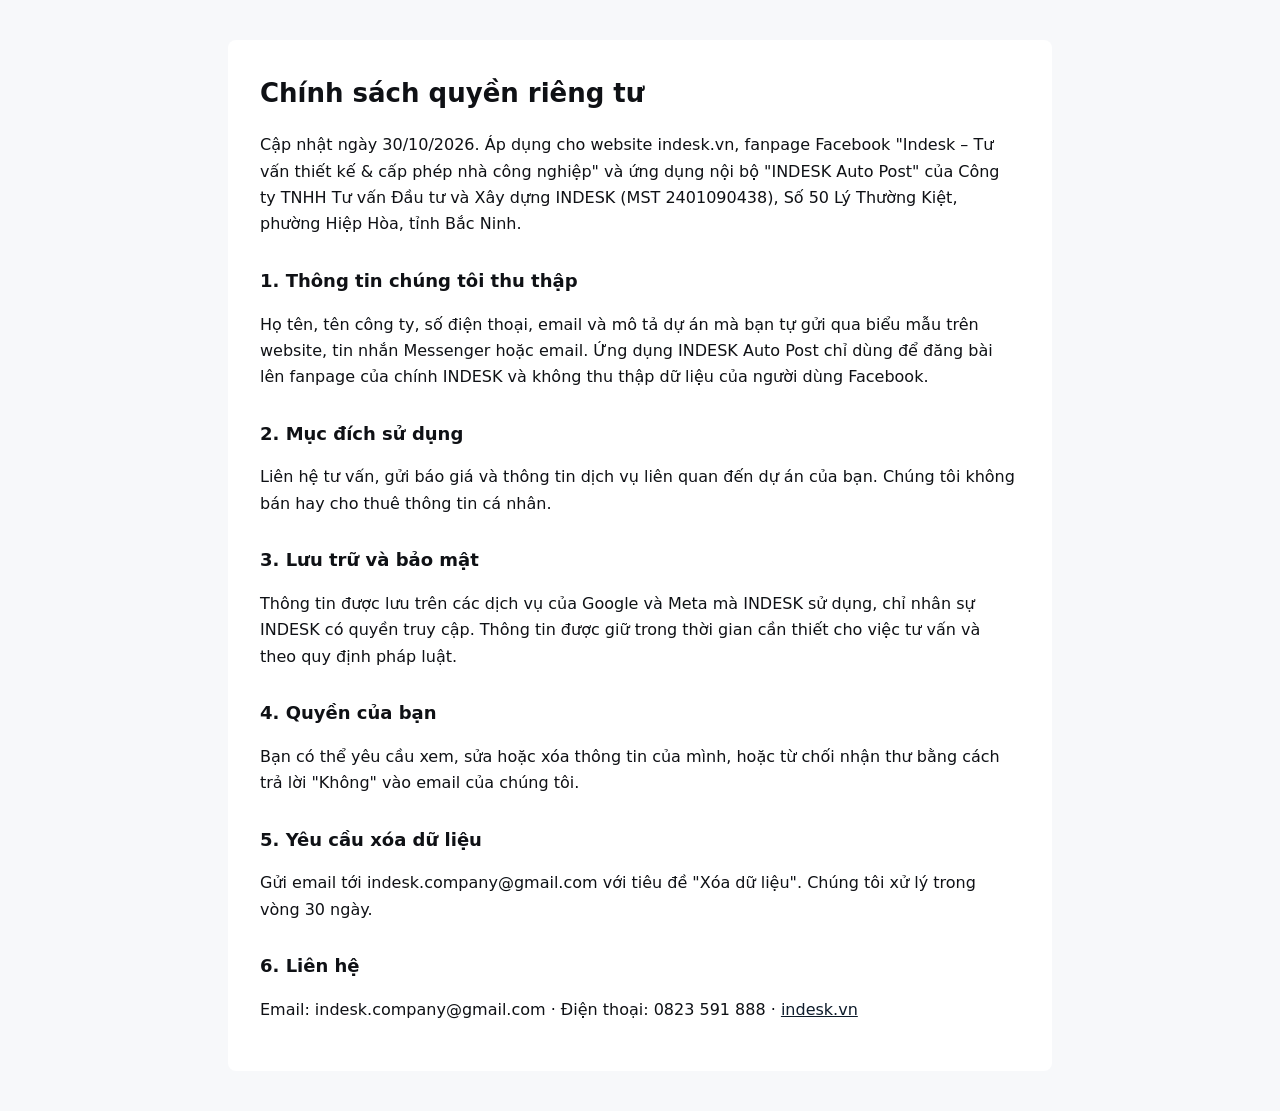
<file: privacy.html>
<!doctype html>
<html lang="vi"><head><meta charset="utf-8"><meta name="viewport" content="width=device-width, initial-scale=1">
<title>Chính sách quyền riêng tư – INDESK</title>
<link rel="icon" href="favicon-64.png">
<style>body{font:16px/1.65 system-ui,-apple-system,"Segoe UI",sans-serif;color:#0F1115;background:#F7F8FA;margin:0;padding:40px max(16px,env(safe-area-inset-left))}main{max-width:760px;margin:0 auto;background:#fff;padding:32px;border-radius:8px}h1{font-size:26px;margin-top:0}h2{font-size:18px;margin-top:28px}a{color:#0D1B2A}</style></head>
<body><main>
<h1>Chính sách quyền riêng tư</h1>
<p>Cập nhật ngày 30/10/2026. Áp dụng cho website indesk.vn, fanpage Facebook "Indesk – Tư vấn thiết kế &amp; cấp phép nhà công nghiệp" và ứng dụng nội bộ "INDESK Auto Post" của Công ty TNHH Tư vấn Đầu tư và Xây dựng INDESK (MST 2401090438), Số 50 Lý Thường Kiệt, phường Hiệp Hòa, tỉnh Bắc Ninh.</p>
<h2>1. Thông tin chúng tôi thu thập</h2>
<p>Họ tên, tên công ty, số điện thoại, email và mô tả dự án mà bạn tự gửi qua biểu mẫu trên website, tin nhắn Messenger hoặc email. Ứng dụng INDESK Auto Post chỉ dùng để đăng bài lên fanpage của chính INDESK và không thu thập dữ liệu của người dùng Facebook.</p>
<h2>2. Mục đích sử dụng</h2>
<p>Liên hệ tư vấn, gửi báo giá và thông tin dịch vụ liên quan đến dự án của bạn. Chúng tôi không bán hay cho thuê thông tin cá nhân.</p>
<h2>3. Lưu trữ và bảo mật</h2>
<p>Thông tin được lưu trên các dịch vụ của Google và Meta mà INDESK sử dụng, chỉ nhân sự INDESK có quyền truy cập. Thông tin được giữ trong thời gian cần thiết cho việc tư vấn và theo quy định pháp luật.</p>
<h2>4. Quyền của bạn</h2>
<p>Bạn có thể yêu cầu xem, sửa hoặc xóa thông tin của mình, hoặc từ chối nhận thư bằng cách trả lời "Không" vào email của chúng tôi.</p>
<h2 id="xoa-du-lieu">5. Yêu cầu xóa dữ liệu</h2>
<p>Gửi email tới indesk.company@gmail.com với tiêu đề "Xóa dữ liệu". Chúng tôi xử lý trong vòng 30 ngày.</p>
<h2>6. Liên hệ</h2>
<p>Email: indesk.company@gmail.com · Điện thoại: 0823 591 888 · <a href="https://indesk.vn">indesk.vn</a></p>
</main></body></html>
</file>
